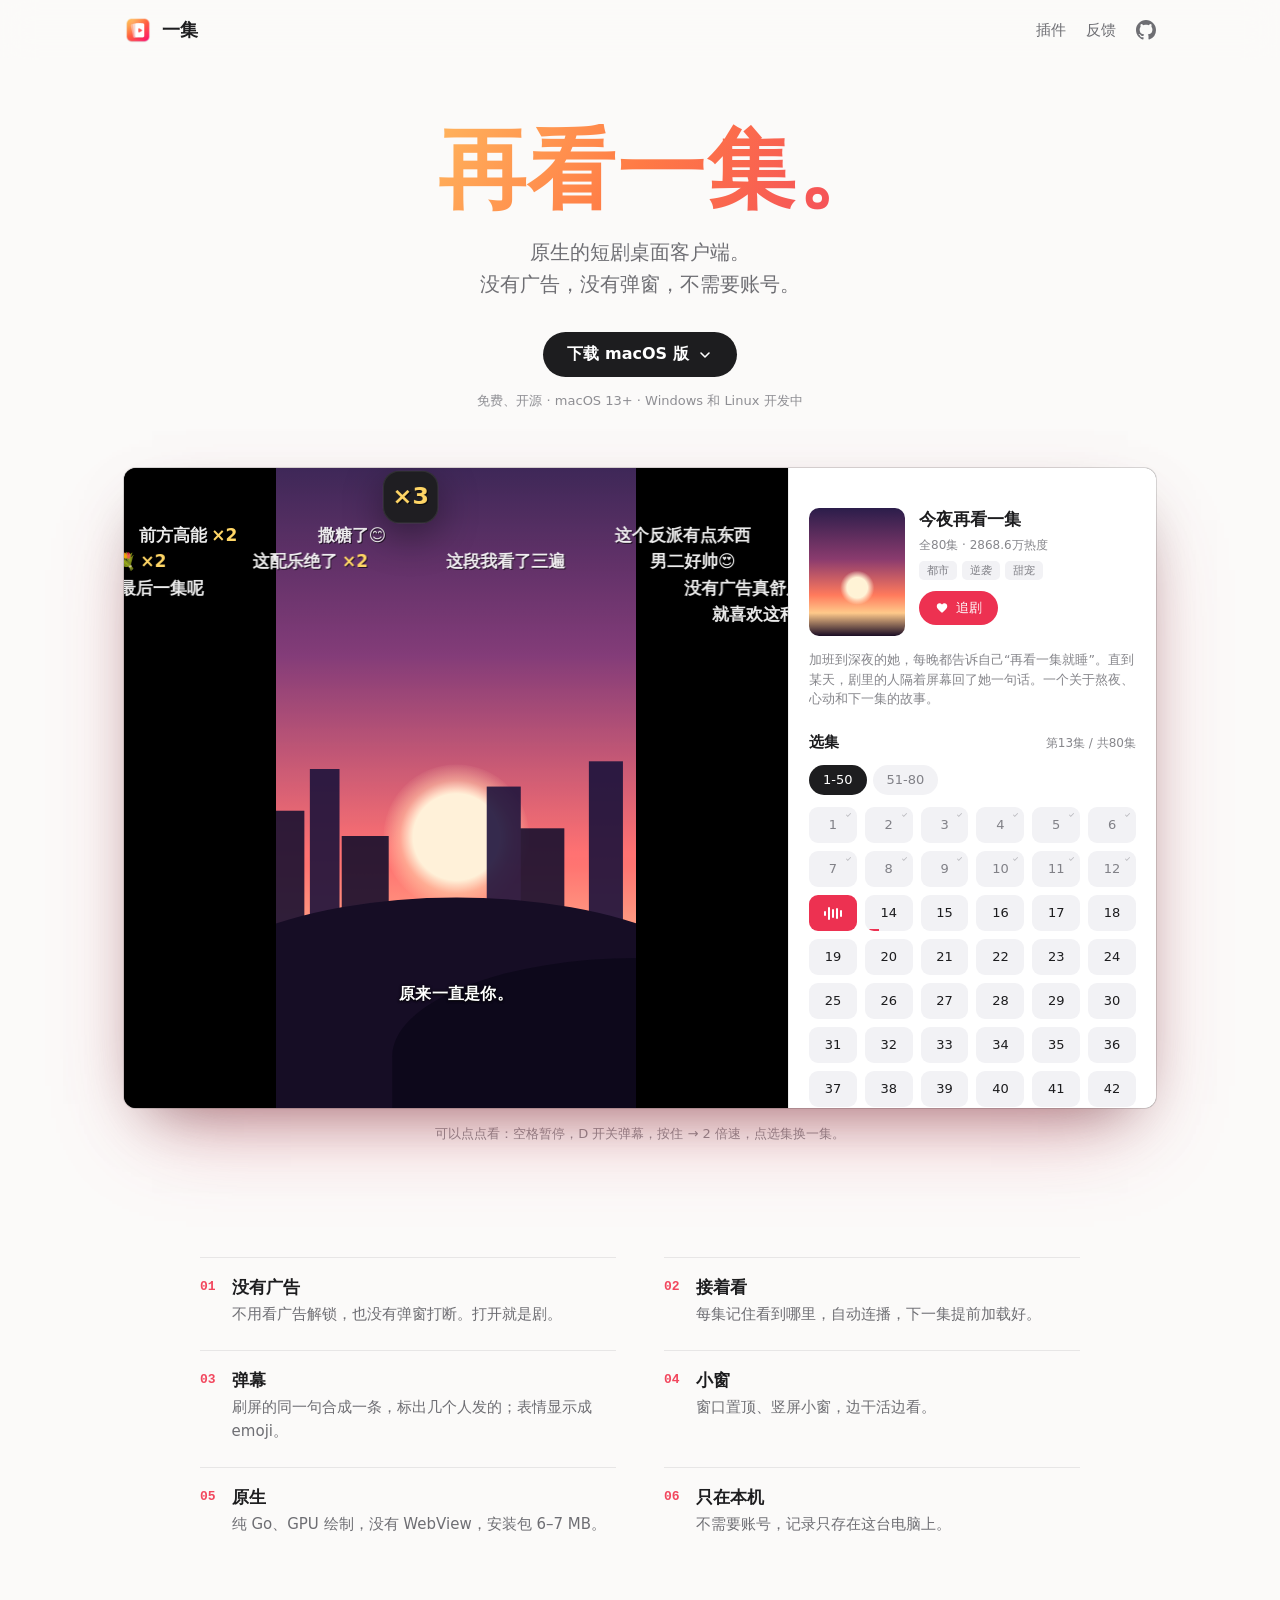
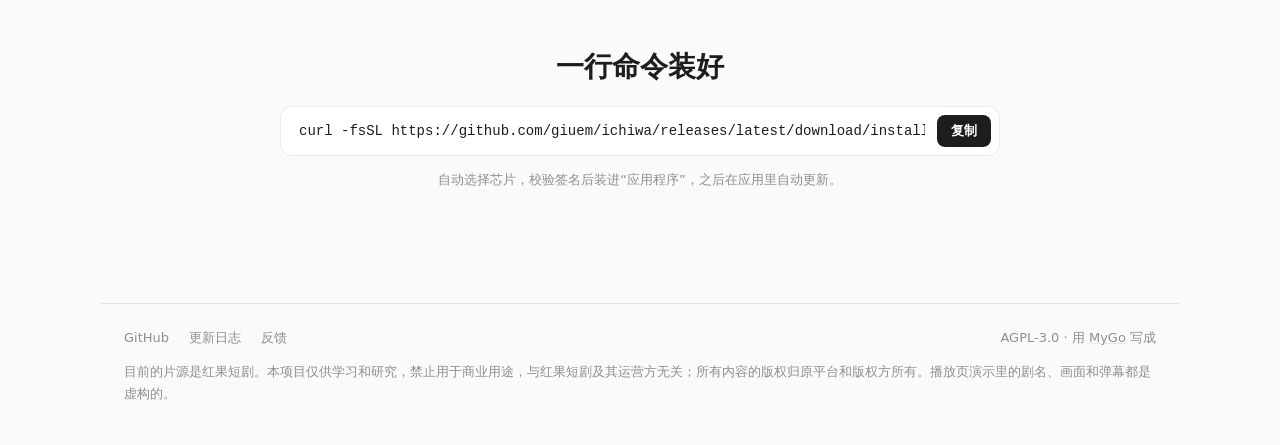
<file: website/index.html>
<!doctype html>
<html lang="zh-CN">
<head>
  <meta charset="utf-8">
  <meta name="viewport" content="width=device-width, initial-scale=1">
  <title>一集 · 原生、无广告的短剧桌面客户端</title>
  <meta name="description" content="在电脑上看短剧，没有广告，也没有弹窗。原生应用，纯 Go、GPU 绘制，安装包只有 6–7 MB。">
  <meta name="theme-color" content="#fbfaf9" media="(prefers-color-scheme: light)">
  <meta name="theme-color" content="#0b0b0d" media="(prefers-color-scheme: dark)">
  <meta property="og:title" content="一集">
  <meta property="og:description" content="原生、无广告的短剧桌面客户端。打开就是剧，再看一集。">
  <meta property="og:image" content="icon.png">
  <link rel="icon" type="image/png" href="favicon.png">
  <link rel="apple-touch-icon" href="icon.png">
  <link rel="stylesheet" href="style.css">
</head>
<body>
  <nav class="nav" aria-label="站点">
    <a class="brand" href="#"><img src="icon.png" width="28" height="28" alt="">一集</a>
    <div class="nav-links">
      <a href="plugins.html">插件</a>
      <a href="https://github.com/giuem/ichiwa/issues">反馈</a>
      <a class="gh" href="https://github.com/giuem/ichiwa" aria-label="GitHub">
        <svg viewBox="0 0 16 16" width="20" height="20" aria-hidden="true"><path fill="currentColor" d="M8 0C3.58 0 0 3.58 0 8c0 3.54 2.29 6.53 5.47 7.59.4.07.55-.17.55-.38 0-.19-.01-.82-.01-1.49-2.01.37-2.53-.49-2.69-.94-.09-.23-.48-.94-.82-1.13-.28-.15-.68-.52-.01-.53.63-.01 1.08.58 1.23.82.72 1.21 1.87.87 2.33.66.07-.52.28-.87.51-1.07-1.78-.2-3.64-.89-3.64-3.95 0-.87.31-1.59.82-2.15-.08-.2-.36-1.02.08-2.12 0 0 .67-.21 2.2.82.64-.18 1.32-.27 2-.27.68 0 1.36.09 2 .27 1.53-1.04 2.2-.82 2.2-.82.44 1.1.16 1.92.08 2.12.51.56.82 1.27.82 2.15 0 3.07-1.87 3.75-3.65 3.95.29.25.54.73.54 1.48 0 1.07-.01 1.93-.01 2.2 0 .21.15.46.55.38A8.013 8.013 0 0016 8c0-4.42-3.58-8-8-8z"/></svg>
      </a>
    </div>
  </nav>

  <main>
    <header class="hero">
      <h1>再看一集。</h1>
      <p class="lede">原生的短剧桌面客户端。<br>没有广告，没有弹窗，不需要账号。</p>

      <div class="download" id="download">
        <button class="button" type="button" aria-haspopup="menu" aria-expanded="false" aria-controls="download-menu">
          下载 macOS 版
          <svg class="chevron" viewBox="0 0 24 24" aria-hidden="true"><path d="m6 9 6 6 6-6"/></svg>
        </button>
        <div class="menu" id="download-menu" role="menu" hidden>
          <a role="menuitem" data-asset="arm64.dmg" href="https://github.com/giuem/ichiwa/releases/latest"><b>Apple 芯片</b><span>M1 及更新</span></a>
          <a role="menuitem" data-asset="amd64.dmg" href="https://github.com/giuem/ichiwa/releases/latest"><b>Intel 芯片</b><span>.dmg</span></a>
          <a role="menuitem" href="#install"><b>用终端安装</b><span>自动识别</span></a>
        </div>
      </div>
      <p class="fine">免费、开源 · macOS 13+<span id="version"></span> · Windows 和 Linux 开发中</p>
    </header>

    <figure class="showcase">
      <div class="app" id="app" tabindex="0" role="region" aria-roledescription="演示" aria-label="一集的播放页，可以操作：空格播放或暂停，D 开关弹幕，左右方向键快退快进，按住右方向键 2 倍速，上下方向键换集，F 全屏">
        <div class="stage" id="stage">
          <div class="picture" id="picture">
            <div class="video" id="video">
              <div class="scene" id="scene"><i class="sky"></i><i class="sun"></i><i class="city"></i><i class="hill"></i><i class="hill two"></i></div>
              <p class="subtitle" id="subtitle"></p>
            </div>
          </div>
          <div class="dm-layer" id="dm-layer" aria-hidden="true"></div>
          <div class="boost" id="boost" hidden><svg viewBox="0 0 24 24"><path d="M2 6.5v11a1 1 0 0 0 1.6.8L11 13v4.5a1 1 0 0 0 1.6.8l8-5.5a1 1 0 0 0 0-1.6l-8-5.5A1 1 0 0 0 11 6.5V11L3.6 5.7A1 1 0 0 0 2 6.5z"/></svg>2x 快进中</div>
          <div class="toast" id="toast" role="status" aria-live="polite"></div>

          <div class="titlebar chrome">
            <div class="lights" aria-hidden="true"><i></i><i></i><i></i></div>
            <button class="rb" type="button" data-tip="返回 (Esc)" data-tip-below aria-label="返回"><svg viewBox="0 0 24 24" class="stroke"><path d="M15 5l-7 7 7 7"/></svg></button>
            <div class="titles">
              <b>今夜再看一集</b>
              <span id="ep-line">第13集 · 共80集</span>
            </div>
            <button class="rb" type="button" id="panel-btn" data-tip="选集面板" data-tip-below aria-label="选集面板" aria-expanded="true"><svg viewBox="0 0 24 24" class="stroke thin"><rect x="3" y="5" width="18" height="14" rx="2.5"/><path d="M15 5v14"/></svg></button>
          </div>

          <div class="controls chrome">
            <div class="seek" id="seek" role="slider" tabindex="0" aria-label="进度" aria-valuemin="0" aria-valuemax="125" aria-valuenow="72">
              <div class="track"><i id="seek-fill"></i></div>
              <span class="knob" id="seek-knob"></span>
              <span class="seek-tip" id="seek-tip">00:00</span>
            </div>
            <div class="row">
              <button class="rb wide-only" type="button" id="prev" data-tip="上一集 (↑)" aria-label="上一集"><svg viewBox="0 0 24 24"><rect x="5" y="5" width="2.6" height="14" rx="1"/><path d="M19 6.3v11.4a1 1 0 0 1-1.56.83l-8.1-5.47a1.3 1.3 0 0 1 0-2.16l8.1-5.43A1 1 0 0 1 19 6.3z"/></svg></button>
              <button class="rb big" type="button" id="play" data-tip="播放 (空格)" aria-label="播放">
                <svg viewBox="0 0 24 24" class="pp play"><path d="M6.5 4.8v14.4a1 1 0 0 0 1.53.85l11.5-7.2a1 1 0 0 0 0-1.7L8.03 3.95A1 1 0 0 0 6.5 4.8z"/></svg>
                <svg viewBox="0 0 24 24" class="pp pause"><rect x="5.5" y="4" width="4.5" height="16" rx="1.2"/><rect x="14" y="4" width="4.5" height="16" rx="1.2"/></svg>
              </button>
              <button class="rb wide-only" type="button" id="next" data-tip="下一集 (↓)" aria-label="下一集"><svg viewBox="0 0 24 24"><rect x="16.4" y="5" width="2.6" height="14" rx="1"/><path d="M5 6.3v11.4a1 1 0 0 0 1.56.83l8.1-5.47a1.3 1.3 0 0 0 0-2.16l-8.1-5.43A1 1 0 0 0 5 6.3z"/></svg></button>
              <span class="time"><b id="time-now">01:12</b> <span id="time-all">/ 02:05</span></span>
              <span class="spacer"></span>
              <div class="pop-anchor">
                <button class="speed" type="button" id="speed" data-tip="播放速度 ([ / ])" aria-label="播放速度" aria-expanded="false">1x</button>
                <div class="pop speed-pop" id="speed-pop" role="listbox" aria-label="播放速度" hidden></div>
              </div>
              <button class="rb wide-only" type="button" id="mute" data-tip="音量 (M 静音)" aria-label="音量">
                <svg viewBox="0 0 24 24" class="vol-on"><path d="M3 9.6v4.8a1 1 0 0 0 1 1h3.2l4.3 3.6a.9.9 0 0 0 1.5-.7V5.7a.9.9 0 0 0-1.5-.7L7.2 8.6H4a1 1 0 0 0-1 1z"/><path class="wave" d="M15.8 8.7a4.6 4.6 0 0 1 0 6.6M18.4 6.1a8.3 8.3 0 0 1 0 11.8"/></svg>
                <svg viewBox="0 0 24 24" class="vol-off"><path d="M3 9.6v4.8a1 1 0 0 0 1 1h3.2l4.3 3.6a.9.9 0 0 0 1.5-.7V5.7a.9.9 0 0 0-1.5-.7L7.2 8.6H4a1 1 0 0 0-1 1z"/><path class="wave" d="M16 9.5l5 5M21 9.5l-5 5"/></svg>
              </button>
              <button class="rb on" type="button" id="dm-btn" data-tip="弹幕 (D)" aria-label="弹幕" aria-pressed="true"><svg viewBox="0 0 24 24"><path fill-rule="evenodd" d="M5.5 4h13A3.5 3.5 0 0 1 22 7.5v7a3.5 3.5 0 0 1-3.5 3.5h-6l-4.4 3.3A.7.7 0 0 1 7 20.7V18H5.5A3.5 3.5 0 0 1 2 14.5v-7A3.5 3.5 0 0 1 5.5 4zM7 8.3v1.8h10V8.3zm0 3.7v1.8h7V12z"/></svg></button>
              <div class="pop-anchor wide-only" id="dm-set-wrap">
                <button class="rb" type="button" id="dm-set" data-tip="弹幕设置" aria-label="弹幕设置" aria-expanded="false"><svg viewBox="0 0 24 24" class="stroke thin"><path d="M4 6h16M4 12h16M4 18h16"/><circle cx="15" cy="6" r="2.2" class="knobc"/><circle cx="8" cy="12" r="2.2" class="knobc"/><circle cx="13" cy="18" r="2.2" class="knobc"/></svg></button>
                <div class="pop dm-pop" id="dm-pop" role="dialog" aria-label="弹幕设置" hidden>
                  <div class="dm-head"><b>弹幕设置</b><button type="button" id="dm-reset">恢复默认</button></div>
                  <div id="dm-sliders"></div>
                </div>
              </div>
              <button class="rb" type="button" data-tip="更多" aria-label="更多"><svg viewBox="0 0 24 24"><circle cx="5.5" cy="12" r="1.9"/><circle cx="12" cy="12" r="1.9"/><circle cx="18.5" cy="12" r="1.9"/></svg></button>
              <button class="rb wide-only" type="button" id="pin" data-tip="窗口置顶 (T)" aria-label="窗口置顶" aria-pressed="false"><svg viewBox="0 0 24 24"><path d="M8.5 3h7a1 1 0 0 1 .97 1.24L15.6 8l3.06 3.3a1 1 0 0 1 .34.75V13a1 1 0 0 1-1 1h-5v5.5l-1 2-1-2V14H6a1 1 0 0 1-1-1v-.95a1 1 0 0 1 .34-.75L8.4 8l-.87-3.76A1 1 0 0 1 8.5 3z"/></svg></button>
              <button class="rb" type="button" id="full" data-tip="全屏 (F)" aria-label="全屏"><svg viewBox="0 0 24 24" class="stroke"><path d="M14 4h6v6M10 20H4v-6M20 4l-6 6M4 20l6-6"/></svg></button>
            </div>
          </div>
        </div>

        <aside class="panel" id="panel" aria-label="剧集">
          <div class="about">
            <div class="poster"><i></i></div>
            <div class="about-text">
              <b class="show-title">今夜再看一集</b>
              <span class="meta">全80集 · 2868.6万热度</span>
              <span class="tags"><i>都市</i><i>逆袭</i><i>甜宠</i></span>
              <button class="follow" type="button" id="follow"><svg viewBox="0 0 24 24"><path d="M12 20.3l-1.3-1.2C6 14.9 3 12.2 3 8.8 3 6.1 5.1 4 7.8 4c1.5 0 3 .7 4.2 1.9C13.2 4.7 14.7 4 16.2 4 18.9 4 21 6.1 21 8.8c0 3.4-3 6.1-7.7 10.3z"/></svg><span>追剧</span></button>
            </div>
          </div>
          <p class="desc" id="desc">加班到深夜的她，每晚都告诉自己“再看一集就睡”。直到某天，剧里的人隔着屏幕回了她一句话。一个关于熬夜、心动和下一集的故事。</p>

          <div class="eps-head"><b>选集</b><span id="eps-now">第13集 / 共80集</span></div>
          <div class="ranges" id="ranges"><button type="button" class="on" data-range="0">1-50</button><button type="button" data-range="1">51-80</button></div>
          <div class="eps" id="eps"></div>

          <div class="eps-head related-head"><b>相关推荐</b></div>
          <div class="related"><i class="r1"></i><i class="r2"></i><i class="r3"></i></div>
        </aside>
      </div>
      <figcaption>可以点点看：空格暂停，D 开关弹幕，按住 → 2 倍速，点选集换一集。</figcaption>
    </figure>

    <section class="list" aria-labelledby="list-title">
      <h2 id="list-title" class="visually-hidden">一集能做什么</h2>
      <ol>
        <li><span class="no">01</span><div><h3>没有广告</h3><p>不用看广告解锁，也没有弹窗打断。打开就是剧。</p></div></li>
        <li><span class="no">02</span><div><h3>接着看</h3><p>每集记住看到哪里，自动连播，下一集提前加载好。</p></div></li>
        <li><span class="no">03</span><div><h3>弹幕</h3><p>刷屏的同一句合成一条，标出几个人发的；表情显示成 emoji。</p></div></li>
        <li><span class="no">04</span><div><h3>小窗</h3><p>窗口置顶、竖屏小窗，边干活边看。</p></div></li>
        <li><span class="no">05</span><div><h3>原生</h3><p>纯 Go、GPU 绘制，没有 WebView，安装包 6–7 MB。</p></div></li>
        <li><span class="no">06</span><div><h3>只在本机</h3><p>不需要账号，记录只存在这台电脑上。</p></div></li>
      </ol>
    </section>

    <section class="install" id="install" aria-labelledby="install-title">
      <h2 id="install-title">一行命令装好</h2>
      <div class="code">
        <code>curl -fsSL https://github.com/giuem/ichiwa/releases/latest/download/install.sh | sh</code>
        <button class="copy" type="button">复制</button>
      </div>
      <p class="fine">自动选择芯片，校验签名后装进“应用程序”，之后在应用里自动更新。</p>
    </section>
  </main>

  <footer class="foot">
    <p>
      <a href="https://github.com/giuem/ichiwa">GitHub</a>
      <a href="https://github.com/giuem/ichiwa/blob/main/CHANGELOG.md">更新日志</a>
      <a href="https://github.com/giuem/ichiwa/issues">反馈</a>
      <span>AGPL-3.0 · 用 <a href="https://github.com/egoist/mygo">MyGo</a> 写成</span>
    </p>
    <p class="disclaimer">目前的片源是红果短剧。本项目仅供学习和研究，禁止用于商业用途，与红果短剧及其运营方无关；所有内容的版权归原平台和版权方所有。播放页演示里的剧名、画面和弹幕都是虚构的。</p>
  </footer>

  <script src="main.js"></script>
</body>
</html>
</file>
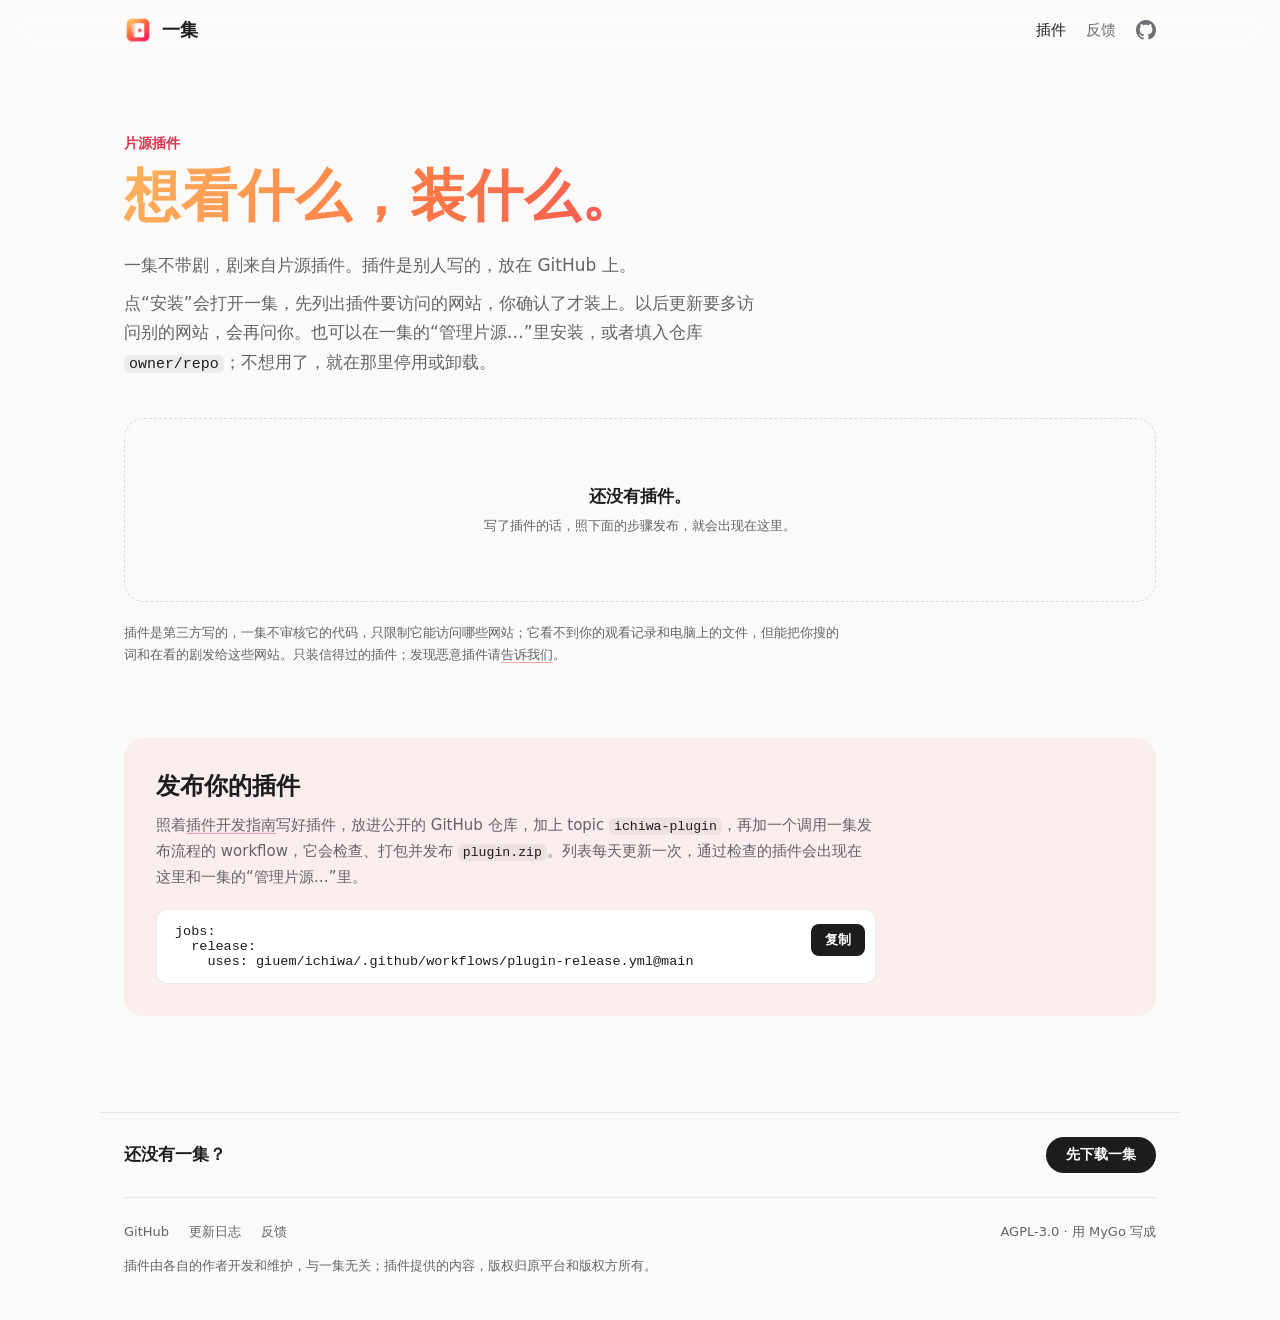
<file: website/plugins.html>
<!doctype html>
<html lang="zh-CN">
<head>
  <meta charset="utf-8">
  <meta name="viewport" content="width=device-width, initial-scale=1">
  <meta http-equiv="Content-Security-Policy" content="default-src 'none'; script-src 'self'; style-src 'self'; img-src 'self' https://avatars.githubusercontent.com; connect-src 'self'; base-uri 'none'; form-action 'none'">
  <title>一集 · 片源插件</title>
  <meta name="description" content="一集的片源插件列表：插件放在 GitHub 上，点“安装”装进一集，确认要访问的网站后才生效。也可以发布你自己写的插件。">
  <meta name="theme-color" content="#fbfaf9" media="(prefers-color-scheme: light)">
  <meta name="theme-color" content="#0b0b0d" media="(prefers-color-scheme: dark)">
  <meta property="og:title" content="一集 · 片源插件">
  <meta property="og:description" content="想看什么，装什么：一集的片源插件。">
  <meta property="og:image" content="icon.png">
  <link rel="icon" type="image/png" href="favicon.png">
  <link rel="apple-touch-icon" href="icon.png">
  <link rel="stylesheet" href="style.css">
</head>
<body>
  <nav class="nav" aria-label="站点">
    <a class="brand" href="./"><img src="icon.png" width="28" height="28" alt="">一集</a>
    <div class="nav-links">
      <a href="plugins.html" aria-current="page">插件</a>
      <a href="https://github.com/giuem/ichiwa/issues">反馈</a>
      <a class="gh" href="https://github.com/giuem/ichiwa" aria-label="GitHub">
        <svg viewBox="0 0 16 16" width="20" height="20" aria-hidden="true"><path fill="currentColor" d="M8 0C3.58 0 0 3.58 0 8c0 3.54 2.29 6.53 5.47 7.59.4.07.55-.17.55-.38 0-.19-.01-.82-.01-1.49-2.01.37-2.53-.49-2.69-.94-.09-.23-.48-.94-.82-1.13-.28-.15-.68-.52-.01-.53.63-.01 1.08.58 1.23.82.72 1.21 1.87.87 2.33.66.07-.52.28-.87.51-1.07-1.78-.2-3.64-.89-3.64-3.95 0-.87.31-1.59.82-2.15-.08-.2-.36-1.02.08-2.12 0 0 .67-.21 2.2.82.64-.18 1.32-.27 2-.27.68 0 1.36.09 2 .27 1.53-1.04 2.2-.82 2.2-.82.44 1.1.16 1.92.08 2.12.51.56.82 1.27.82 2.15 0 3.07-1.87 3.75-3.65 3.95.29.25.54.73.54 1.48 0 1.07-.01 1.93-.01 2.2 0 .21.15.46.55.38A8.013 8.013 0 0016 8c0-4.42-3.58-8-8-8z"/></svg>
      </a>
    </div>
  </nav>

  <main class="plugins-page">
    <header class="page-head">
      <p class="eyebrow">片源插件</p>
      <h1 class="page-title"><span>想看什么，</span><span>装什么。</span></h1>
      <p class="lede">一集不带剧，剧来自片源插件。插件是别人写的，放在 GitHub 上。</p>
      <p class="lede">点“安装”会打开一集，先列出插件要访问的网站，你确认了才装上。以后更新要多访问别的网站，会再问你。也可以在一集的“管理片源…”里安装，或者填入仓库 <code>owner/repo</code>；不想用了，就在那里停用或卸载。</p>
    </header>

    <section class="browse" aria-labelledby="browse-title">
      <h2 id="browse-title" class="visually-hidden">插件列表</h2>
      <div class="tools" id="tools" hidden>
        <p class="count" id="count" aria-live="polite"></p>
        <label class="search">
          <svg viewBox="0 0 24 24" aria-hidden="true"><circle cx="11" cy="11" r="7"/><path d="m20 20-3.5-3.5"/></svg>
          <span class="visually-hidden">搜索插件</span>
          <input id="q" type="search" placeholder="搜索插件" autocomplete="off" spellcheck="false">
        </label>
      </div>
      <div class="status" id="status" role="status" tabindex="-1">
        <p class="status-text" id="status-text">正在读取插件列表…</p>
        <p class="fine" id="status-fine" hidden></p>
        <button class="button small" type="button" id="retry" hidden>重试</button>
      </div>
      <ul class="cards" id="cards" tabindex="-1" hidden></ul>
      <p class="fine risk-note">插件是第三方写的，一集不审核它的代码，只限制它能访问哪些网站；它看不到你的观看记录和电脑上的文件，但能把你搜的词和在看的剧发给这些网站。只装信得过的插件；发现恶意插件请<a href="https://github.com/giuem/ichiwa/issues">告诉我们</a>。</p>
    </section>

    <section class="publish" id="publish" aria-labelledby="publish-title">
      <h2 id="publish-title">发布你的插件</h2>
      <p>照着<a href="https://github.com/giuem/ichiwa/blob/main/docs/plugin-development.md">插件开发指南</a>写好插件，放进公开的 GitHub 仓库，加上 topic <code>ichiwa-plugin</code>，再加一个调用一集发布流程的 workflow，它会检查、打包并发布 <code>plugin.zip</code>。列表每天更新一次，通过检查的插件会出现在这里和一集的“管理片源…”里。</p>
      <div class="code block">
        <pre><code>jobs:
  release:
    uses: giuem/ichiwa/.github/workflows/plugin-release.yml@main</code></pre>
        <button class="copy" type="button">复制</button>
      </div>
    </section>
  </main>

  <footer class="foot plugins-foot">
    <div class="foot-cta">
      <p>还没有一集？</p>
      <a class="button small" href="./#download">先下载一集</a>
    </div>
    <p>
      <a href="https://github.com/giuem/ichiwa">GitHub</a>
      <a href="https://github.com/giuem/ichiwa/blob/main/CHANGELOG.md">更新日志</a>
      <a href="https://github.com/giuem/ichiwa/issues">反馈</a>
      <span>AGPL-3.0 · 用 <a href="https://github.com/egoist/mygo">MyGo</a> 写成</span>
    </p>
    <p class="disclaimer">插件由各自的作者开发和维护，与一集无关；插件提供的内容，版权归原平台和版权方所有。</p>
  </footer>

  <script src="plugins.js"></script>
</body>
</html>
</file>
<file: website/style.css>
:root {
  color-scheme: light dark;
  --bg: #fbfaf9;
  --text: #1d1d1f;
  --muted: #6e6e73;
  --faint: #8e8e93;
  --line: rgba(0, 0, 0, 0.08);
  --button: #1d1d1f;
  --button-text: #fff;
  --menu: #fff;
  --code: #fff;
  --accent: #f2475e;
  /* The accent darkened for text and white labels on light backgrounds */
  --accent-ink: #d6334c;
  --accent-fill: #d6334c;
  --grad: linear-gradient(120deg, #ffb35c, #ff7a45 45%, #f2475e);
  --sans: -apple-system, BlinkMacSystemFont, "SF Pro Text", "PingFang SC", "Hiragino Sans GB", "Segoe UI", "Microsoft YaHei", system-ui, sans-serif;
  --rounded: ui-rounded, "SF Pro Rounded", -apple-system, BlinkMacSystemFont, "PingFang SC", system-ui, sans-serif;
  --mono: ui-monospace, "SF Mono", Menlo, Consolas, monospace;
}

@media (prefers-color-scheme: dark) {
  :root {
    --bg: #0b0b0d;
    --text: #f5f5f7;
    --muted: #a1a1a6;
    --faint: #6e6e73;
    --line: rgba(255, 255, 255, 0.1);
    --button: #f5f5f7;
    --button-text: #0b0b0d;
    --menu: #1c1c1f;
    --code: #151517;
    --accent-ink: #f2475e;
  }
}

* { box-sizing: border-box; }
html { -webkit-text-size-adjust: 100%; scroll-behavior: smooth; }
body { margin: 0; background: var(--bg); color: var(--text); font: 17px/1.6 var(--sans); -webkit-font-smoothing: antialiased; }
a { color: inherit; text-decoration: none; }
img { display: block; }
:focus-visible { outline: 3px solid var(--accent); outline-offset: 3px; border-radius: 6px; }
.visually-hidden { position: absolute; width: 1px; height: 1px; overflow: hidden; clip: rect(0 0 0 0); white-space: nowrap; }

main { max-width: 1080px; margin: 0 auto; padding: 0 24px; }

/* Nav */
.nav {
  position: sticky;
  top: 0;
  z-index: 10;
  display: flex;
  align-items: center;
  justify-content: space-between;
  height: 60px;
  padding: 0 max(24px, calc((100% - 1032px) / 2));
  background: color-mix(in srgb, var(--bg) 82%, transparent);
  -webkit-backdrop-filter: saturate(180%) blur(16px);
  backdrop-filter: saturate(180%) blur(16px);
}
.brand { display: flex; align-items: center; gap: 10px; font: 600 18px var(--rounded); }
.brand img { border-radius: 7px; }
.nav-links { display: flex; align-items: center; gap: 20px; font-size: 15px; color: var(--muted); }
.nav-links a { display: inline-flex; transition: color 0.15s; }
.nav-links a:hover { color: var(--text); }

/* Hero */
.hero { display: flex; flex-direction: column; align-items: center; text-align: center; padding: 64px 0 56px; }
h1 {
  margin: 0;
  font: 800 clamp(48px, 9vw, 88px)/1.05 var(--rounded);
  letter-spacing: 0.02em;
  background: var(--grad);
  -webkit-background-clip: text;
  background-clip: text;
  color: transparent;
  padding-bottom: 4px;
  /* The full stop's ink sits in the left half of its box: leave the empty
     half out of the centering. */
  margin-right: -0.5em;
}
.lede { margin: 16px 0 0; color: var(--muted); font-size: 20px; line-height: 1.6; }
.fine { margin: 14px 0 0; color: var(--faint); font-size: 13px; }

.download { position: relative; margin-top: 32px; }
.button {
  display: inline-flex;
  align-items: center;
  gap: 8px;
  padding: 12px 24px;
  border: 0;
  border-radius: 999px;
  background: var(--button);
  color: var(--button-text);
  font: 600 16px var(--sans);
  cursor: pointer;
  transition: transform 0.15s, opacity 0.15s;
}
.button:hover { opacity: 0.88; }
.button:active { transform: scale(0.98); }
.chevron { width: 16px; height: 16px; fill: none; stroke: currentColor; stroke-width: 2.4; stroke-linecap: round; stroke-linejoin: round; transition: transform 0.15s; }
.button[aria-expanded="true"] .chevron { transform: rotate(180deg); }

.menu {
  position: absolute;
  z-index: 5;
  top: calc(100% + 8px);
  left: 50%;
  transform: translateX(-50%);
  width: 240px;
  padding: 6px;
  border: 1px solid var(--line);
  border-radius: 14px;
  background: var(--menu);
  text-align: left;
  box-shadow: 0 20px 50px -18px rgba(0, 0, 0, 0.3);
  animation: menu-in 0.14s ease-out;
}
@keyframes menu-in { from { opacity: 0; transform: translateX(-50%) translateY(-4px); } }
.menu a { display: flex; justify-content: space-between; align-items: baseline; gap: 12px; padding: 9px 12px; border-radius: 9px; font-size: 15px; }
.menu a:hover, .menu a:focus-visible { background: color-mix(in srgb, var(--text) 7%, transparent); outline: none; }
.menu span { color: var(--muted); font-size: 13px; }

/* Player: a replica of the app's player page */
.showcase { margin: 0; }
.showcase figcaption { margin-top: 16px; text-align: center; color: var(--faint); font-size: 13px; }
.app {
  --a-accent: oklch(0.62 0.22 18);
  --a-bg: #fff;
  --a-surface: #f2f2f5;
  --a-text: #1d1d1f;
  --a-muted: rgba(60, 60, 67, 0.62);
  --a-faint: rgba(60, 60, 67, 0.3);
  --a-line: rgba(0, 0, 0, 0.07);
  position: relative;
  display: flex;
  height: 640px;
  border-radius: 12px;
  overflow: hidden;
  background: #000;
  color: #fff;
  font-size: 13px;
  line-height: 1.4;
  box-shadow: 0 0 0 1px rgba(0, 0, 0, 0.14), 0 40px 90px -30px rgba(242, 71, 94, 0.4), 0 24px 60px -28px rgba(0, 0, 0, 0.55);
  -webkit-user-select: none;
  user-select: none;
}
.app:focus-visible { outline: 3px solid var(--accent); outline-offset: 4px; border-radius: 12px; }
@media (prefers-color-scheme: dark) {
  .app {
    --a-accent: oklch(0.66 0.21 18);
    --a-bg: #141416;
    --a-surface: #202024;
    --a-text: #f5f5f7;
    --a-muted: rgba(235, 235, 245, 0.58);
    --a-faint: rgba(235, 235, 245, 0.3);
    --a-line: rgba(255, 255, 255, 0.08);
    box-shadow: 0 0 0 1px rgba(255, 255, 255, 0.1), 0 40px 90px -30px rgba(242, 71, 94, 0.3);
  }
}
.app button { font: inherit; color: inherit; border: 0; background: none; padding: 0; cursor: pointer; }
.app svg { display: block; fill: currentColor; }
.app svg.stroke { fill: none; stroke: currentColor; stroke-width: 2.2; stroke-linecap: round; stroke-linejoin: round; }
.app svg.stroke.thin { stroke-width: 1.8; }
.app svg .knobc { fill: #000; }
.app:fullscreen { border-radius: 0; }
.app:fullscreen .panel { display: none; }

.stage { position: relative; flex: 1; min-width: 0; display: flex; flex-direction: column; justify-content: space-between; background: #000; }
.stage.idle { cursor: none; }

/* The picture, contained: a 9:16 episode on black */
.picture { position: absolute; inset: 0; display: grid; place-items: center; }
.video { position: relative; height: 100%; aspect-ratio: 9 / 16; max-width: 100%; overflow: hidden; }
.scene { position: absolute; inset: -4%; transform-origin: 50% 60%; }
.scene i { position: absolute; display: block; }
.sky { inset: 0; background: linear-gradient(180deg, #2b1d4a 0%, #8a3b6e 34%, #ff7a5c 62%, #ffc98a 78%, #3b1834 100%); }
.sun { left: 50%; top: 58%; width: 34%; aspect-ratio: 1; border-radius: 50%; transform: translate(-50%, -50%); background: radial-gradient(circle, #fff3d6 0 42%, rgba(255, 220, 170, 0.5) 55%, rgba(255, 200, 150, 0) 72%); }
.city { left: 0; right: 0; bottom: 30%; height: 22%; background:
  linear-gradient(#1f1030, #1f1030) 6% 100% / 9% 70% no-repeat,
  linear-gradient(#24123a, #24123a) 17% 100% / 7% 95% no-repeat,
  linear-gradient(#1c0e2c, #1c0e2c) 26% 100% / 11% 55% no-repeat,
  linear-gradient(#26143c, #26143c) 62% 100% / 8% 85% no-repeat,
  linear-gradient(#1d0f2e, #1d0f2e) 72% 100% / 12% 60% no-repeat,
  linear-gradient(#22113a, #22113a) 88% 100% / 8% 100% no-repeat; opacity: 0.9; }
.hill { left: -20%; right: -20%; bottom: 0; height: 34%; border-radius: 50% 50% 0 0; background: #1a0c24; }
.hill.two { left: 35%; right: -50%; height: 26%; background: #10071a; }
.subtitle { position: absolute; left: 6%; right: 6%; bottom: 16%; margin: 0; text-align: center; font-size: 16px; font-weight: 600; letter-spacing: 0.02em; text-shadow: 0 0 3px rgba(0, 0, 0, 0.9), 0 1px 2px rgba(0, 0, 0, 0.8); transition: opacity 0.2s; }

/* Danmaku, as the app draws it: white text with a shadow one point down
   and right, and how many sent it in yellow */
.dm-layer { position: absolute; inset: 0; overflow: hidden; pointer-events: none; }
.dm { position: absolute; top: 0; left: 0; white-space: nowrap; font-weight: 600; color: rgba(255, 255, 255, 0.92); text-shadow: 1px 1px 0 rgba(0, 0, 0, 0.6); will-change: transform; }
.dm .n { display: inline-block; margin-left: 0.25em; font-weight: 700; color: #ffd666; transition: transform 0.25s cubic-bezier(.3, 1.6, .5, 1); }
.dm .n.pop { transform: scale(1.4); }

.boost { position: absolute; top: 64px; left: 50%; transform: translateX(-50%); display: flex; align-items: center; gap: 5px; padding: 6px 12px; border-radius: 999px; background: rgba(0, 0, 0, 0.55); font-size: 12.5px; font-weight: 600; z-index: 3; }
.boost svg { width: 12px; height: 12px; }
.boost[hidden], .pop[hidden] { display: none; }
.toast { position: absolute; left: 50%; bottom: 96px; z-index: 4; transform: translate(-50%, 8px); padding: 8px 14px; border-radius: 10px; background: rgba(30, 30, 32, 0.92); box-shadow: 0 8px 24px rgba(0, 0, 0, 0.35); font-size: 13px; font-weight: 500; opacity: 0; pointer-events: none; transition: opacity 0.2s, transform 0.25s; white-space: nowrap; }
.toast.show { opacity: 1; transform: translate(-50%, 0); }

/* Chrome: shows while paused, and while the pointer moves over the stage */
.chrome { position: relative; z-index: 2; transition: opacity 0.3s ease; }
.stage.idle .chrome { opacity: 0; }
.titlebar { display: flex; align-items: center; gap: 8px; padding: 12px 14px 34px 16px; background: linear-gradient(rgba(0, 0, 0, 0.7), transparent); }
.lights { display: flex; gap: 8px; margin-right: 10px; }
.lights i { width: 12px; height: 12px; border-radius: 50%; background: #ff5f57; }
.lights i:nth-child(2) { background: #febc2e; }
.lights i:nth-child(3) { background: #28c840; }
.titles { flex: 1; min-width: 0; display: flex; flex-direction: column; gap: 1px; }
.titles b { font-size: 15px; }
.titles span { font-size: 11.5px; color: rgba(255, 255, 255, 0.65); }

.controls { padding: 40px 18px 12px; background: linear-gradient(transparent, rgba(0, 0, 0, 0.78)); }
.row { display: flex; align-items: center; gap: 2px; margin-top: 4px; }
.rb { position: relative; display: grid; place-items: center; width: 30px; height: 30px; border-radius: 50%; transition: background 0.15s, transform 0.15s cubic-bezier(.3, 1.5, .5, 1), color 0.15s; }
.rb:hover { background: rgba(128, 128, 128, 0.16); }
.rb:active { transform: scale(0.88); }
.rb:disabled { opacity: 0.35; cursor: default; background: none; transform: none; }
.rb svg { width: 15px; height: 15px; }
.rb.big { width: 38px; height: 38px; }
.rb.big svg { width: 22px; height: 22px; }
.rb.on, .pop-anchor .rb[aria-expanded="true"] { color: var(--a-accent); }
.pp { position: absolute; transition: transform 0.34s cubic-bezier(.3, 1.6, .5, 1), opacity 0.2s; }
.rb .pp.pause, .playing .rb .pp.play { transform: scale(0.4); opacity: 0; }
.playing .rb .pp.pause { transform: scale(1); opacity: 1; }
.vol-off, .muted .vol-on { display: none !important; }
.muted .vol-off { display: block !important; }
.wave { fill: none; stroke: currentColor; stroke-width: 1.8; stroke-linecap: round; }
.time { margin-left: 8px; font-size: 12.5px; font-variant-numeric: tabular-nums; white-space: nowrap; }
.time b { font-weight: 500; }
.time span { color: rgba(255, 255, 255, 0.55); }
.spacer { flex: 1; }
.speed { height: 30px; min-width: 30px; padding: 0 8px !important; border-radius: 999px; font-size: 12.5px !important; font-weight: 700; transition: background 0.15s, transform 0.15s; }
.speed:hover { background: rgba(255, 255, 255, 0.14) !important; }
.speed:active { transform: scale(0.92); }
.speed[aria-expanded="true"] { color: var(--a-accent) !important; }

/* Seek bar: grows under the pointer, with the time there over it */
.seek { position: relative; height: 20px; cursor: pointer; touch-action: none; }
.seek:focus-visible { outline: 2px solid var(--a-accent); outline-offset: 2px; border-radius: 4px; }
.track { position: absolute; left: 0; right: 0; top: 50%; height: 3px; transform: translateY(-50%); border-radius: 3px; background: rgba(255, 255, 255, 0.22); transition: height 0.2s; }
.track i { display: block; height: 100%; width: 0; border-radius: inherit; background: var(--a-accent); }
.knob { position: absolute; top: 50%; width: 13px; height: 13px; margin: -6.5px 0 0 -6.5px; border-radius: 50%; background: #fff; transform: scale(0); transition: transform 0.2s; }
.seek-tip { position: absolute; bottom: 24px; width: 56px; padding: 3px 0; border-radius: 5px; background: rgba(0, 0, 0, 0.72); text-align: center; font-size: 11.5px; font-weight: 600; font-variant-numeric: tabular-nums; opacity: 0; pointer-events: none; transition: opacity 0.15s; }
.seek:hover .track, .seek.drag .track { height: 5px; }
.seek:hover .knob, .seek.drag .knob { transform: scale(1); }
.seek:hover .seek-tip, .seek.drag .seek-tip { opacity: 1; }

/* Tooltips, above the button; below it in the title bar */
[data-tip]::after {
  content: attr(data-tip);
  position: absolute;
  bottom: calc(100% + 6px);
  left: 50%;
  transform: translateX(-50%);
  padding: 5px 8px;
  border-radius: 5px;
  background: #f5f5f7;
  color: #1d1d1f;
  font-size: 12px;
  font-weight: 400;
  white-space: nowrap;
  box-shadow: 0 2px 8px rgba(0, 0, 0, 0.2);
  opacity: 0;
  pointer-events: none;
  transition: opacity 0.12s;
}
[data-tip-below]::after { bottom: auto; top: calc(100% + 6px); }
[data-tip]:hover::after { opacity: 1; transition-delay: 0.5s; }
.row > :last-child[data-tip]::after { left: auto; right: 0; transform: none; }
.pop-anchor[data-open] [data-tip]::after { display: none; }

/* Popovers of the controls */
.pop-anchor { position: relative; }
.pop { position: absolute; bottom: calc(100% + 8px); z-index: 5; padding: 6px; border-radius: 12px; background: rgba(30, 30, 32, 0.97); border: 1px solid rgba(255, 255, 255, 0.08); box-shadow: 0 8px 28px rgba(0, 0, 0, 0.4); animation: pop-in 0.16s ease-out; }
@keyframes pop-in { from { opacity: 0; transform: translateY(4px) scale(0.97); } }
.speed-pop { left: 50%; width: 96px; margin-left: -48px; display: grid; gap: 2px; }
.speed-pop button { height: 30px; border-radius: 8px; font-size: 13px; font-weight: 500; transition: background 0.12s; }
.speed-pop button:hover { background: rgba(255, 255, 255, 0.14); }
.speed-pop button[aria-selected="true"] { background: rgba(255, 255, 255, 0.1); color: var(--a-accent); font-weight: 700; }
.dm-pop { right: -90px; width: 300px; padding: 14px 18px 18px; border-radius: 14px; }
.dm-head { display: flex; align-items: center; margin-bottom: 16px; }
.dm-head b { flex: 1; font-size: 14px; }
.dm-head button { height: 24px; padding: 0 8px !important; border-radius: 6px; font-size: 12.5px; color: rgba(255, 255, 255, 0.75) !important; }
.dm-head button:hover:not(:disabled) { background: rgba(255, 255, 255, 0.12) !important; }
.dm-head button:disabled { opacity: 0.4; cursor: default; }
.setting { margin-top: 16px; }
.setting:first-child { margin-top: 0; }
.setting-head { display: flex; margin-bottom: 8px; font-size: 13px; font-weight: 500; }
.setting-head span { flex: 1; }
.setting-head em { font-style: normal; font-size: 12.5px; color: rgba(255, 255, 255, 0.55); }
.slider { position: relative; height: 22px; cursor: pointer; touch-action: none; }
.slider .rail, .slider .fill { position: absolute; top: 9px; left: 0; height: 4px; border-radius: 2px; }
.slider .rail { right: 0; background: rgba(255, 255, 255, 0.18); }
.slider .fill { background: rgba(255, 255, 255, 0.85); }
.slider .dot { position: absolute; top: 9px; width: 4px; height: 4px; margin-left: -2px; border-radius: 2px; background: rgba(0, 0, 0, 0.35); }
.slider .thumb { position: absolute; top: 3px; width: 16px; height: 16px; margin-left: -8px; border-radius: 50%; background: #fff; transition: transform 0.15s; }
.slider:hover .thumb, .slider.drag .thumb { transform: scale(1.125); }

/* Side panel, in the app's light or dark */
.panel { flex: none; width: 368px; height: 100%; overflow-y: auto; padding: 40px 20px 28px; background: var(--a-bg); color: var(--a-text); border-left: 1px solid var(--a-line); scrollbar-width: none; }
.panel::-webkit-scrollbar { display: none; }
.app.no-panel .panel { display: none; }
.about { display: flex; gap: 14px; align-items: flex-start; }
.poster { flex: none; width: 96px; aspect-ratio: 3 / 4; border-radius: 10px; overflow: hidden; background: linear-gradient(180deg, #2b1d4a, #8a3b6e 40%, #ff7a5c 68%, #ffc98a 82%, #1a0c24); position: relative; }
.poster i { position: absolute; left: 50%; top: 62%; width: 36%; aspect-ratio: 1; border-radius: 50%; transform: translate(-50%, -50%); background: radial-gradient(circle, #fff3d6 0 42%, transparent 70%); }
.about-text { flex: 1; min-width: 0; display: flex; flex-direction: column; align-items: flex-start; gap: 7px; }
.show-title { font-size: 17px; line-height: 1.3; }
.meta { font-size: 12px; color: var(--a-muted); }
.tags { display: flex; flex-wrap: wrap; gap: 5px; }
.tags i { font-style: normal; font-size: 11px; color: var(--a-muted); padding: 2px 8px; border-radius: 5px; background: var(--a-surface); }
.follow { display: inline-flex !important; align-items: center; gap: 7px; height: 34px; margin-top: 4px; padding: 0 16px !important; border-radius: 999px; background: var(--a-accent) !important; color: #fff !important; font-size: 13px !important; font-weight: 600; transition: transform 0.15s, background 0.15s; }
.follow svg { width: 14px; height: 14px; }
.follow:active { transform: scale(0.96); }
.follow.on { background: var(--a-surface) !important; color: var(--a-text) !important; }
.follow.on svg { display: none; }
.desc { margin: 14px 0 0; font-size: 12.5px; line-height: 1.55; color: var(--a-muted); display: -webkit-box; -webkit-line-clamp: 3; -webkit-box-orient: vertical; overflow: hidden; cursor: pointer; }
.desc.open { -webkit-line-clamp: unset; }
.eps-head { display: flex; align-items: baseline; margin-top: 24px; }
.eps-head b { flex: 1; font-size: 15px; }
.eps-head span { font-size: 12px; color: var(--a-muted); }
.ranges { display: flex; gap: 6px; margin-top: 12px; }
.ranges button { height: 30px; padding: 0 14px !important; border-radius: 999px; background: var(--a-surface) !important; color: var(--a-muted) !important; font-size: 13px !important; font-weight: 500; transition: transform 0.15s; }
.ranges button:active { transform: scale(0.95); }
.ranges button.on { background: var(--a-text) !important; color: var(--a-bg) !important; }
.eps { display: grid; grid-template-columns: repeat(6, 1fr); gap: 8px; margin-top: 12px; }
.ep { position: relative; height: 36px; border-radius: 9px; overflow: hidden; display: grid; place-items: center; background: var(--a-surface) !important; color: var(--a-text) !important; font-size: 13px !important; font-weight: 600; font-variant-numeric: tabular-nums; transition: transform 0.15s, background 0.15s; }
.ep:hover { background: color-mix(in srgb, var(--a-surface) 92%, var(--a-text)) !important; }
.ep:active { transform: scale(0.92); }
.ep.done { color: var(--a-muted) !important; }
.ep.locked { color: var(--a-faint) !important; cursor: default; }
.ep.cur { background: var(--a-accent) !important; color: #fff !important; }
.ep .mark { position: absolute; top: 4px; right: 5px; width: 7px; height: 7px; color: var(--a-faint); }
.ep .part { position: absolute; left: 0; bottom: 0; height: 2.5px; background: var(--a-accent); }
.bars { display: flex; align-items: center; gap: 2px; height: 13px; }
.bars i { width: 2px; height: 40%; border-radius: 1px; background: #fff; }
.playing .bars i { animation: bar 0.9s ease-in-out infinite; }
.bars i:nth-child(2) { height: 100%; animation-delay: -0.3s !important; }
.bars i:nth-child(3) { height: 70%; animation-delay: -0.6s !important; }
.bars i:nth-child(4) { height: 85%; animation-delay: -0.15s !important; }
.bars i:nth-child(5) { height: 50%; animation-delay: -0.45s !important; }
@keyframes bar { 50% { transform: scaleY(0.35); } }
.related { display: grid; grid-template-columns: repeat(3, 1fr); gap: 10px; margin-top: 12px; }
.related i { aspect-ratio: 3 / 4; border-radius: 9px; }
.r1 { background: linear-gradient(160deg, #8ec5ff, #6b5cff); }
.r2 { background: linear-gradient(160deg, #ffb0c8, #c2408c); }
.r3 { background: linear-gradient(160deg, #9fe6c4, #1f9e8f); }

/* List: features as an episode list */
.list { max-width: 880px; margin: 0 auto; padding: 112px 0 96px; }
.list ol { list-style: none; margin: 0; padding: 0; display: grid; grid-template-columns: 1fr 1fr; gap: 8px 48px; }
.list li { display: flex; gap: 16px; align-items: flex-start; padding: 16px 0; border-top: 1px solid var(--line); }
.no { flex: none; font: 700 13px/26px var(--mono); color: var(--accent); }
.list h3 { margin: 0; font-size: 17px; line-height: 26px; }
.list p { margin: 2px 0 0; color: var(--muted); font-size: 15px; }

/* Install */
.install { max-width: 720px; margin: 0 auto; padding-bottom: 112px; text-align: center; }
.install h2 { margin: 0 0 20px; font: 700 28px var(--rounded); }
.code { display: flex; align-items: center; gap: 12px; padding: 8px 8px 8px 18px; border: 1px solid var(--line); border-radius: 12px; background: var(--code); text-align: left; }
.code code { flex: 1; min-width: 0; overflow-x: auto; white-space: nowrap; font: 14px/1.6 var(--mono); scrollbar-width: none; }
.code code::-webkit-scrollbar { display: none; }
.copy { flex: none; padding: 7px 14px; border: 0; border-radius: 8px; background: var(--button); color: var(--button-text); font: 600 13px var(--sans); cursor: pointer; }
.copy:hover { opacity: 0.88; }

/* Footer */
.foot { max-width: 1080px; margin: 0 auto; padding: 24px 24px 40px; border-top: 1px solid var(--line); color: var(--faint); font-size: 13px; }
.foot p { margin: 0; display: flex; flex-wrap: wrap; gap: 8px 20px; }
.foot p span { margin-left: auto; }
.foot a:hover { color: var(--text); }
.foot span a { text-decoration: underline; text-decoration-color: var(--line); }
.foot .disclaimer { display: block; margin-top: 12px; line-height: 1.7; }

/* Plugins page */
.nav-links a[aria-current="page"] { color: var(--text); }
.page-head { max-width: 640px; padding: 72px 0 40px; }
.eyebrow { margin: 0 0 10px; color: var(--accent-ink); font-size: 14px; font-weight: 600; }
.page-title { margin-right: 0; font-size: clamp(36px, 6vw, 56px); line-height: 1.15; }
.page-title span { display: inline-block; }
.page-head .lede { margin-top: 18px; font-size: 17px; line-height: 1.75; }
.page-head .lede + .lede { margin-top: 8px; }
/* Small print here carries what users decide on: a darker grey in light
   mode keeps it at 4.5:1 or more, on the tinted panels too. */
@media (prefers-color-scheme: light) {
  .plugins-page, .plugins-foot { --muted: #636368; }
}
.plugins-foot, .plugins-foot .disclaimer { color: var(--muted); }
.plugins-page code { color: var(--text); font: 0.88em var(--mono); padding: 1px 5px; border-radius: 5px; background: color-mix(in srgb, var(--text) 6%, transparent); }
.plugins-page p a { text-decoration: underline; text-decoration-color: color-mix(in srgb, var(--accent) 50%, transparent); text-underline-offset: 3px; }
.plugins-page p a:hover { color: var(--accent-ink); }
.browse { padding-bottom: 72px; }
.tools { display: flex; align-items: center; justify-content: space-between; gap: 16px; margin-bottom: 16px; }
.tools[hidden], .status[hidden], .cards[hidden], .status [hidden] { display: none; }
.count { margin: 0; color: var(--muted); font-size: 13px; }
.search { flex: 0 1 240px; display: flex; align-items: center; gap: 8px; height: 36px; padding: 0 14px; border: 1px solid var(--line); border-radius: 999px; color: var(--faint); }
.search:focus-within { outline: 3px solid var(--accent); outline-offset: 2px; }
.status:focus:not(:focus-visible), .cards:focus:not(:focus-visible), .plugin-hosts span:focus:not(:focus-visible) { outline: none; }
.search svg { flex: none; width: 15px; height: 15px; fill: none; stroke: currentColor; stroke-width: 2.2; stroke-linecap: round; }
.search input { flex: 1; min-width: 0; height: 100%; border: 0; background: none; color: var(--text); font: 15px var(--sans); outline: none; }
.search input::placeholder { color: var(--muted); }
.status { padding: 64px 24px; border: 1px dashed color-mix(in srgb, var(--text) 14%, transparent); border-radius: 20px; text-align: center; }
.status-text { margin: 0; font-size: 17px; font-weight: 600; }
.status.loading .status-text { color: var(--muted); font-weight: 400; }
.status .fine { margin-top: 6px; color: var(--muted); }
.button.small { margin-top: 20px; padding: 9px 20px; font-size: 14px; }
.cards { list-style: none; margin: 0; padding: 0; display: grid; grid-template-columns: repeat(3, minmax(0, 1fr)); gap: 16px; }
.card { min-width: 0; display: flex; flex-direction: column; padding: 24px; border: 1px solid var(--line); border-radius: 20px; background: var(--code); }
.card-head { display: flex; align-items: center; gap: 12px; }
.plugin-icon { flex: none; width: 40px; height: 40px; border-radius: 10px; object-fit: cover; background: color-mix(in srgb, var(--text) 6%, transparent); }
.plugin-icon.letter { display: grid; place-items: center; background: var(--grad); color: #fff; font: 700 19px var(--rounded); }
.card-titles { min-width: 0; display: flex; flex-direction: column; }
.plugin-name { margin: 0; font: 700 18px/1.3 var(--rounded); overflow-wrap: anywhere; }
.plugin-repo { margin-top: 2px; color: var(--muted); font-size: 12.5px; line-height: 1.45; overflow-wrap: anywhere; }
.plugin-repo:hover { color: var(--text); }
.plugin-desc { margin: 14px 0 0; color: var(--muted); font-size: 14px; line-height: 1.65; overflow-wrap: anywhere; display: -webkit-box; -webkit-line-clamp: 4; -webkit-box-orient: vertical; overflow: hidden; }
.plugin-desc.none { color: var(--muted); font-style: italic; }
.plugin-meta, .plugin-hosts { margin: 10px 0 0; color: var(--muted); font-size: 12.5px; line-height: 1.55; overflow-wrap: anywhere; }
.plugin-hosts { margin-top: 2px; }
.plugin-hosts .odd { font-style: normal; color: var(--accent-ink); }
.odd-note { display: block; color: var(--accent-ink); }
.more { padding: 0; border: 0; background: none; color: var(--text); font: inherit; font-weight: 600; text-decoration: underline; text-decoration-color: var(--line); text-underline-offset: 3px; cursor: pointer; }
.more:hover { text-decoration-color: currentColor; }
.plugin-meta.note { margin-top: 2px; color: var(--accent-ink); }
.plugin-actions { display: grid; grid-template-columns: 1fr 1fr; gap: 8px; margin-top: auto; padding-top: 20px; }
.action { display: inline-flex; align-items: center; justify-content: center; gap: 7px; height: 42px; border-radius: 12px; background: color-mix(in srgb, var(--text) 6%, transparent); font-size: 14px; font-weight: 600; transition: opacity 0.15s, transform 0.15s; }
.action:hover { opacity: 0.85; }
.action:active { transform: scale(0.98); }
.action.primary { background: var(--accent-fill); color: #fff; }
.plugin-actions.single { grid-template-columns: 1fr; }
.action svg { width: 15px; height: 15px; fill: currentColor; }
.action svg.stroke { fill: none; stroke: currentColor; stroke-width: 2.2; stroke-linecap: round; stroke-linejoin: round; }
.risk-note { max-width: 720px; margin-top: 20px; color: var(--muted); line-height: 1.7; }
.publish { margin-bottom: 96px; padding: 32px; border-radius: 20px; background: color-mix(in srgb, var(--accent) 7%, transparent); }
.publish h2 { margin: 0 0 10px; font: 700 24px var(--rounded); }
.publish > p { max-width: 720px; margin: 0; color: var(--muted); font-size: 15px; line-height: 1.75; }
.code.block { align-items: flex-start; max-width: 720px; margin-top: 18px; padding: 14px 10px 14px 18px; }
/* Wraps rather than scrolls on a phone; copying takes the text as written */
.code.block pre { flex: 1; min-width: 0; margin: 0; }
.code.block code { display: block; overflow: visible; white-space: pre-wrap; overflow-wrap: anywhere; padding: 0; background: none; font-size: 13.5px; }
.foot-cta { display: flex; align-items: center; justify-content: space-between; gap: 16px; margin-bottom: 24px; padding-bottom: 24px; border-bottom: 1px solid var(--line); }
.foot-cta p { margin: 0; color: var(--text); font: 600 17px var(--rounded); }
.foot-cta .button { margin: 0; }
.foot .foot-cta .button:hover { color: var(--button-text); }

@media (max-width: 900px) {
  .cards { grid-template-columns: repeat(2, minmax(0, 1fr)); }
}
@media (max-width: 760px) {
  .page-head { padding: 40px 0 28px; }
  .page-head .lede { font-size: 16px; }
  .browse { padding-bottom: 56px; }
  .cards { grid-template-columns: 1fr; gap: 12px; }
  .card { padding: 20px; }
  .tools { flex-wrap: wrap; }
  .search { flex: 1 1 100%; order: -1; }
  .publish { margin-bottom: 64px; padding: 24px 20px; }
}

@media (prefers-reduced-motion: reduce) {
  html { scroll-behavior: auto; }
  .menu { animation: none; }
  .pp, .rb, .chrome, .toast { transition: none; }
  .playing .bars i { animation: none; }
}

@media (max-width: 900px) {
  .app { height: 600px; }
  .panel, #panel-btn { display: none; }
}

@media (max-width: 760px) {
  main { padding: 0 16px; }
  .nav { padding: 0 16px; height: 54px; }
  .foot { padding: 20px 16px 32px; }
  .hero { padding: 40px 0 40px; }
  .lede { font-size: 17px; }
  .app { height: 560px; border-radius: 10px; }
  .wide-only { display: none !important; }
  .lights { display: none; }
  .list { padding: 72px 0 64px; }
  .list ol { grid-template-columns: 1fr; }
  .install { padding-bottom: 72px; }
  .install h2 { font-size: 24px; }
  .foot p span { margin-left: 0; }
}
</file>
